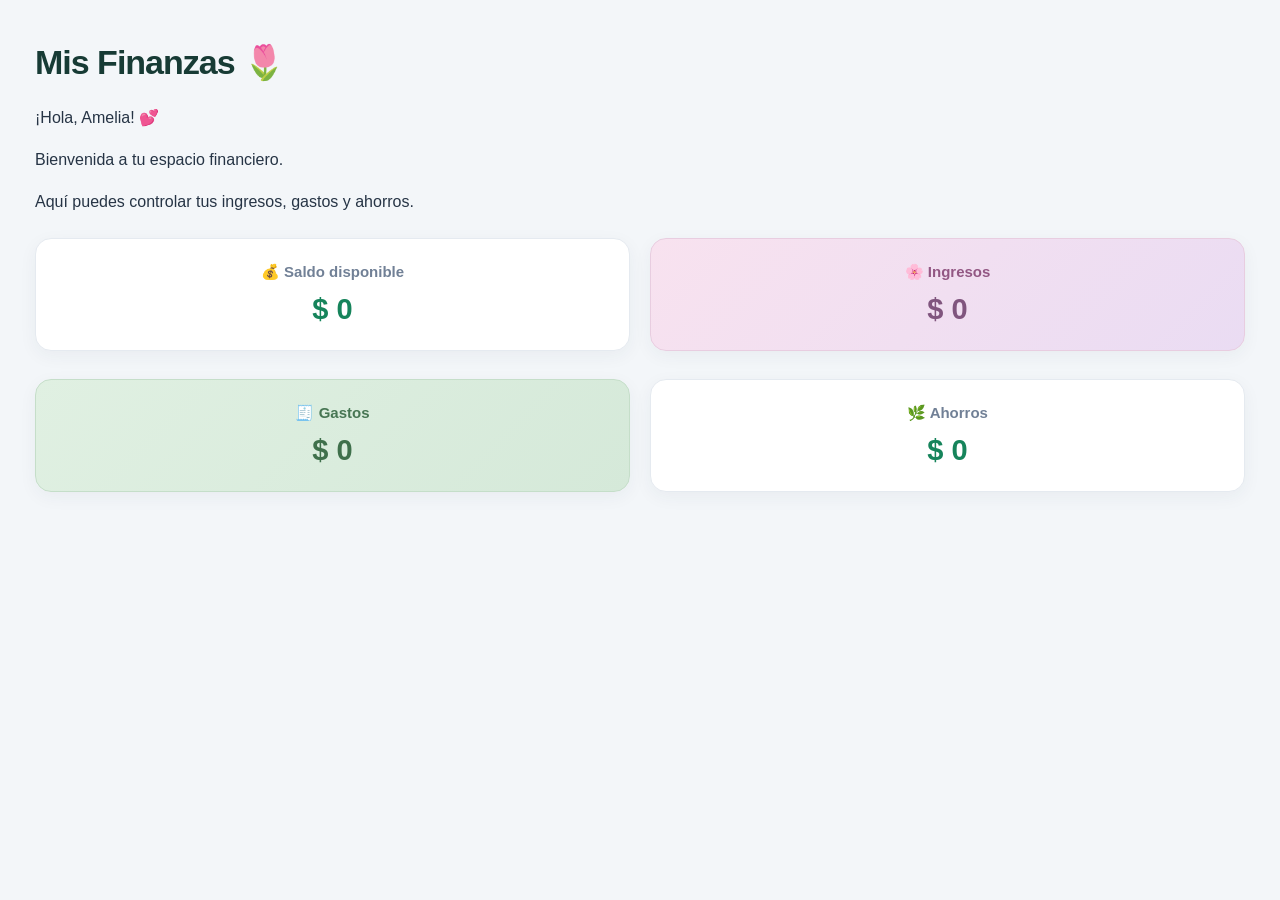
<file: index.html>
<!DOCTYPE html>
<html lang="es">
<head>
    <meta charset="UTF-8">
    <meta name="viewport" content="width=device-width, initial-scale=1.0">
    <title>Mis Finanzas</title>
    <link rel="stylesheet" href="style.css">
</head>
<body>
  
<header class="encabezado-principal" id="encabezado-inicio">
    <h1>Mis Finanzas 🌷</h1>
    <p>¡Hola, Amelia! 💕</p>
    <p>Bienvenida a tu espacio financiero.</p>
    <p>Aquí puedes controlar tus ingresos, gastos y ahorros.</p>
</header>

<div class="resumen">
    <button type="button" class="tarjeta" id="boton-saldo">
        <h2>💰 Saldo disponible</h2>
        <p id="total-saldo">$0</p>
    </button>

    <button type="button" class="tarjeta" id="boton-ingresos">
        <h2>🌸 Ingresos</h2>
        <p id="total-ingresos">$0</p>
    </button>

    <button type="button" class="tarjeta" id="boton-gastos">
        <h2>🧾 Gastos</h2>
        <p id="total-gastos">$0</p>
    </button>

    <button type="button" class="tarjeta" id="boton-ahorros">
        <h2>🌿 Ahorros</h2>
        <p id="total-ahorros">$0</p>
    </button>
</div>

<section id="seccion-saldo" class="seccion-pantalla">
    <button type="button" class ="boton-volver" onclick="volverAlInicio()">
    ← Volver al inicio
</button>

    

    <div class="tarjeta-saldo-detalle">
        <h3>💰 Dinero disponible actualmente</h3>
        <p id="detalle-saldo">$0</p>
        <span>Este es tu saldo después de considerar tus movimientos.</span>
    </div>

    <div class="resumen-saldo">
        <div class="tarjeta-resumen-saldo">
            <h3>🌸 Ingresos</h3>
            <p id="detalle-ingresos">$0</p>
            <span>Dinero recibido</span>
        </div>

        <div class="tarjeta-resumen-saldo">
            <h3>🧾 Gastos</h3>
            <p id="detalle-gastos">$0</p>
            <span>Dinero gastado</span>
        </div>

        <div class="tarjeta-resumen-saldo">
            <h3>🌿 Ahorros</h3>
            <p id="detalle-ahorros">$0</p>
            <span>Dinero guardado</span>
        </div>
    </div>

</section>

<section id="seccion-ingresos" class="seccion-pantalla">
<button type="button" class="boton-volver" onclick="volverAlInicio()">
    ← Volver al inicio
</button>

<div class="encabezado-seccion encabezado-ingresos">
    <span class="icono-seccion">🌸</span>
    <h2>Mi espacio de ingresos</h2>
    <p>Aquí puedes registrar el dinero que recibes y consultar cómo van tus ingresos.</p>
</div>

<h2>Registrar un ingreso</h2>

<form id="formulario-ingreso">
    <label for="concepto">Concepto del ingreso:</label>
    <input
        type="text"
        id="concepto"
        placeholder="Ej. Pago por contrato"
        required
    >

    <label for="monto">Valor recibido (COP):</label>
    <input
        type="number"
        id="monto"
        min="1"
        step="1"
        placeholder="Ej. 250000"
        required
    >

    <label for="fecha">Fecha del pago:</label>
    <input
        type="date"
        id="fecha"
        required
    >

    <button type="submit">Registrar ingreso</button>
</form>

<details class="historial-ingresos">

   <summary>
    💵 Historial de ingresos
    (<span id="cantidad-movimientos-ingresos">0</span>)
</summary>

    <div class="filtros-ingresos">
        <div>
            <label for="filtro-mes-ingresos">Selecciona el mes:</label>
            <select id="filtro-mes-ingresos">
                <option value="1">Enero</option>
                <option value="2">Febrero</option>
                <option value="3">Marzo</option>
                <option value="4">Abril</option>
                <option value="5">Mayo</option>
                <option value="6">Junio</option>
                <option value="7">Julio</option>
                <option value="8">Agosto</option>
                <option value="9">Septiembre</option>
                <option value="10">Octubre</option>
                <option value="11">Noviembre</option>
                <option value="12">Diciembre</option>
            </select>
        </div>

        <div>
            <label for="filtro-anio-ingresos">Selecciona el año:</label>
            <select id="filtro-anio-ingresos"></select>
        </div>
    </div>

    <div class="resumen-mensual">
        <h3>Total de ingresos del mes</h3>
        <p id="total-ingresos-mes">$0</p>
    </div>

    <div class="tabla-contenedor">
    <table id="tabla-ingresos">
        <thead>
            <tr>
                <th>Fecha</th>
                <th>Concepto</th>
                <th>Valor</th>
                <th>Acción</th>
            </tr>
        </thead>
        <tbody id="lista-ingresos">
        </tbody>
    </table>
</div>
</details>
</section>

<section id="seccion-gastos-formulario" class="seccion-pantalla">
<button type="button" class="boton-volver" onclick="volverAlInicio()">
    ← Volver al inicio
</button>

<div class="encabezado-seccion encabezado-gastos">
    <span class="icono-seccion">🌿</span>
    <h2>Mi espacio de gastos</h2>
    <p>Aquí puedes registrar tus gastos y consultar cómo administras tu dinero.</p>
</div>

<h2>Registrar un gasto</h2>
<form id="formulario-gasto">
    <label for="concepto-gasto">Concepto del gasto:</label>
    <input
        type="text"
        id="concepto-gasto"
        placeholder="Ej. Pago de servicios"
        required
    >
    <label for="categoria-gasto">Categoría del gasto:</label>
<select id="categoria-gasto" required>
    <option value="">Selecciona una categoría</option>
    <option value="Personales">Personales</option>
    <option value="Alimentación">Alimentación</option>
    <option value="Transporte">Transporte</option>
    <option value="Horus">🐱 Horus</option>
    <option value="Servicios">Servicios</option>
    <option value="Otros">Otros</option>
</select>

<label for="origen-gasto">¿De dónde sale el dinero?</label>
<select id="origen-gasto" required>
    <option value="disponible">Saldo disponible</option>
    <option value="ahorros">Ahorros</option>
</select>

    <label for="monto-gasto">Valor del gasto (COP):</label>
    <input
        type="number"
        id="monto-gasto"
        min="1"
        step="1"
        placeholder="Ej. 50000"
        required
    >

    <label for="fecha-gasto">Fecha del gasto:</label>
    <input type="date" id="fecha-gasto" required>

    <button type="submit">Registrar gasto
    </button>
</form>

<details class="historial-gastos">
    <summary>
        🧾 Historial de gastos
        (<span id="cantidad-movimientos-gastos">0</span>)
    </summary>

    <div class="panel-historial-gastos">

<div class="filtros-gastos">
    <div>
        <label for="filtro-mes">Selecciona el mes:</label>
        <select id="filtro-mes">
            <option value="1">Enero</option>
            <option value="2">Febrero</option>
            <option value="3">Marzo</option>
            <option value="4">Abril</option>
            <option value="5">Mayo</option>
            <option value="6">Junio</option>
            <option value="7">Julio</option>
            <option value="8">Agosto</option>
            <option value="9">Septiembre</option>
            <option value="10">Octubre</option>
            <option value="11">Noviembre</option>
            <option value="12">Diciembre</option>
        </select>
    </div>

    <div>
        <label for="filtro-anio">Selecciona el año:</label>
        <select id="filtro-anio"></select>
    </div>
</div>
<div class="resumen-mensual">
    <h3>Total de gastos del mes</h3>
    <p id="total-gastos-mes">$0</p>
</div>
<div class="resumen-categorias">
    <h3>Gastos por categoría</h3>

    <div id="lista-gastos-categorias">
    </div>
</div>
</div>
</details>
</section>

<section id="seccion-ahorros" class="seccion-pantalla">
<button type="button" class="boton-volver" onclick="volverAlInicio()">
    ← Volver al inicio
</button>

<div class="encabezado-seccion encabezado-ahorros">
    <span class="icono-seccion">🪻</span>
    <h2>Mi espacio de ahorros</h2>
    <p>Aquí puedes registrar tus ahorros, consultar tus movimientos y ver cómo crece tu dinero.</p>
</div>

<h2>Registrar un ahorro</h2>

<form id="formulario-ahorro">
    <label for="concepto-ahorro">Concepto del ahorro:</label>
    <input
        type="text"
        id="concepto-ahorro"
        placeholder="Ej. Ahorro de octubre"
        required
    >

    <label for="monto-ahorro">Valor del ahorro (COP):</label>
    <input
        type="number"
        id="monto-ahorro"
        min="1"
        step="1"
        placeholder="Ej. 50000"
        required
    >

    <label for="fecha-ahorro">Fecha del ahorro:</label>
    <input
        type="date"
        id="fecha-ahorro"
        required
    >

    <button type="submit">Guardar ahorro</button>
</form>

<div class="resumen-ahorros-mes">
    <h3>💰 Resumen de ahorros del mes</h3>

    <div class="tarjetas-ahorros-mes">

        <div class="tarjeta-ahorro-mes">
            <h4>💵 Dinero ahorrado</h4>
            <p id="total-depositos-mes">$0</p>
        </div>

        <div class="tarjeta-ahorro-mes">
            <h4>💸 Dinero retirado</h4>
            <p id="total-retiros-mes">$0</p>
        </div>

        <div class="tarjeta-ahorro-mes tarjeta-balance">
            <h4>✨ Balance del mes</h4>
            <p id="balance-ahorros-mes">$0</p>
        </div>

    </div>
</div>

<details class="historial-ahorros">
    <summary>💰 Historial de ahorros</summary>
    <div id="lista-ahorros"></div>
</details>

<h2>Mi vasito de monedas 🪙</h2>

<div class="vasito-monedas">
    <h3>Total acumulado en monedas</h3>
    <p id="total-monedas">$0</p>

    <form id="formulario-monedas">
        <label for="monto-monedas">
            Valor que agregaste (COP):
        </label>

        <input
            type="number"
            id="monto-monedas"
            min="1"
            step="1"
            placeholder="Ej. 2600"
            required
        >

        <label for="fecha-monedas">Fecha:</label>
        <input
            type="date"
            id="fecha-monedas"
            required
        >

        <button type="submit">Agregar monedas</button>
    </form>

    <details class="historial-monedas">
    <summary>
        <span>🪙 Historial de monedas (<span id="cantidad-movimientos-monedas">0</span>)</span>
    </summary>

    <div id="lista-monedas"></div>
</details>
</div>
</section>

<script src="script.js"></script>
</body>
</html>
</file>
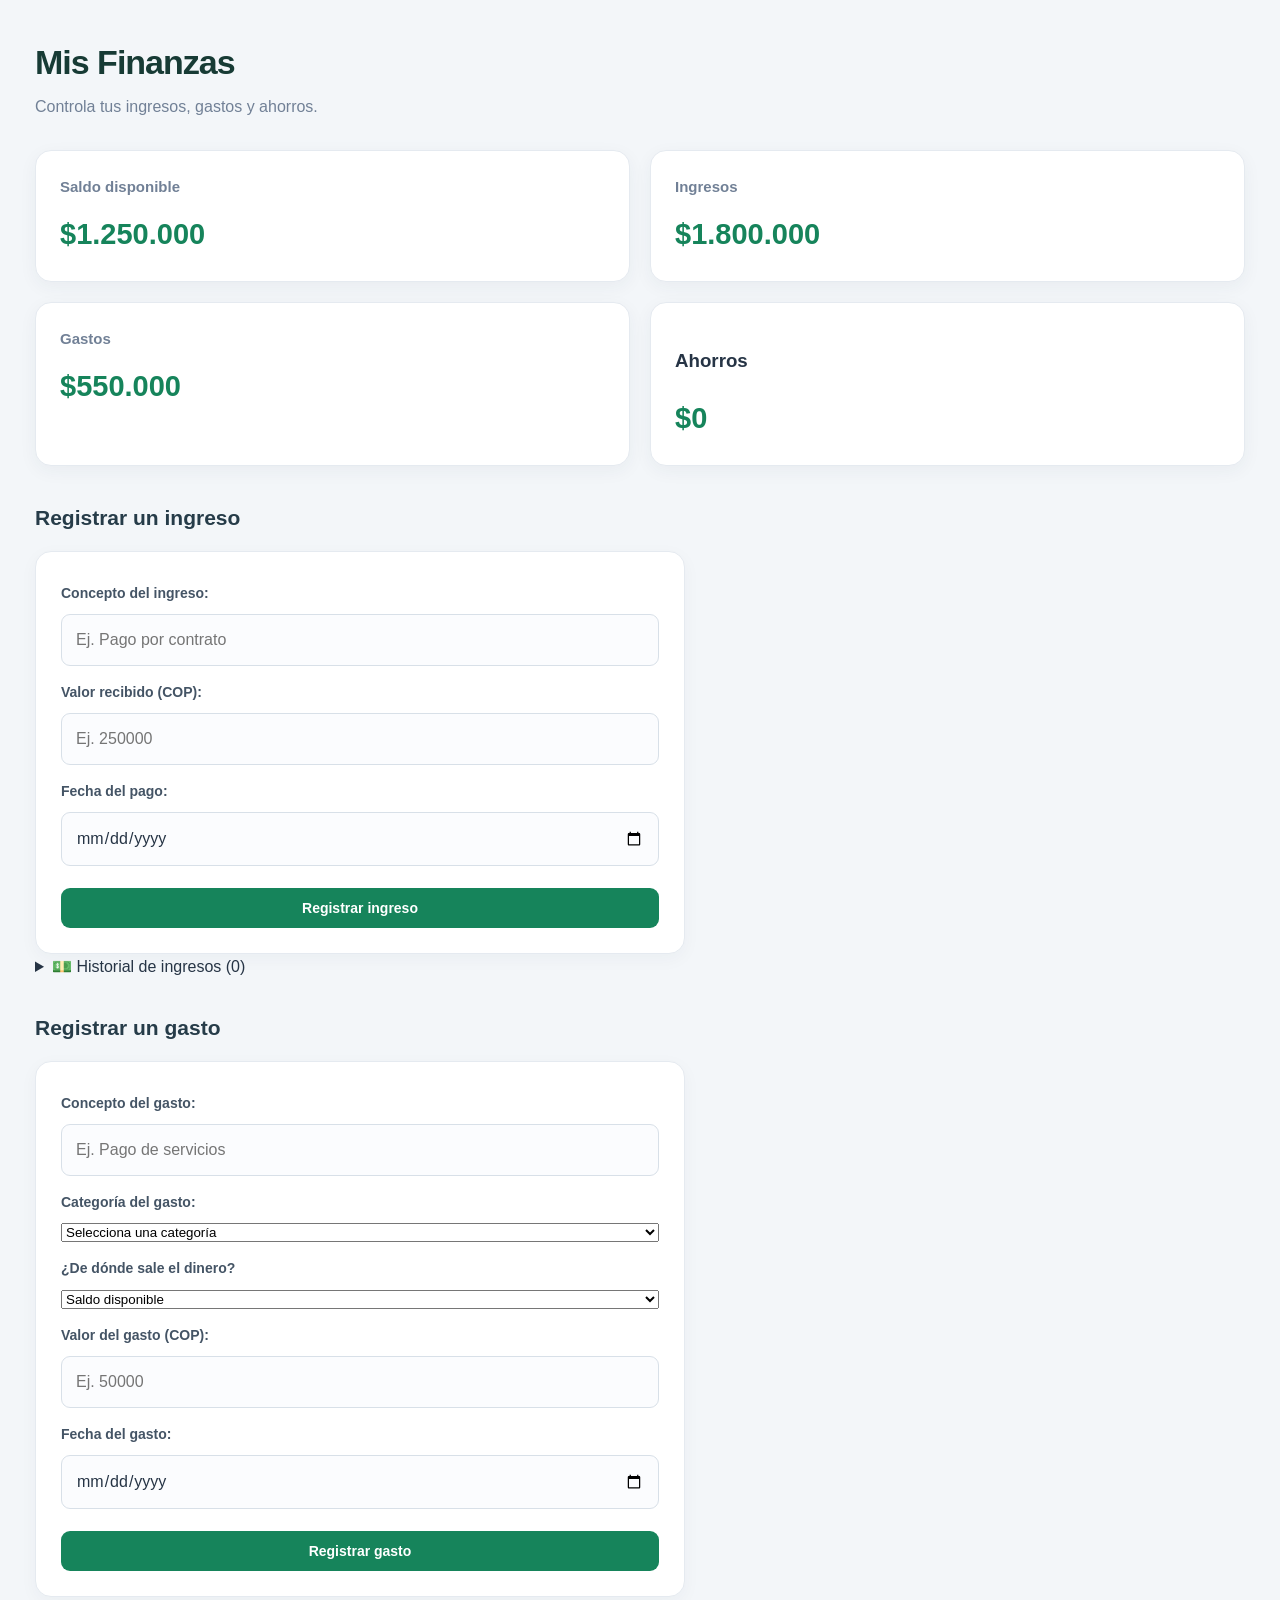
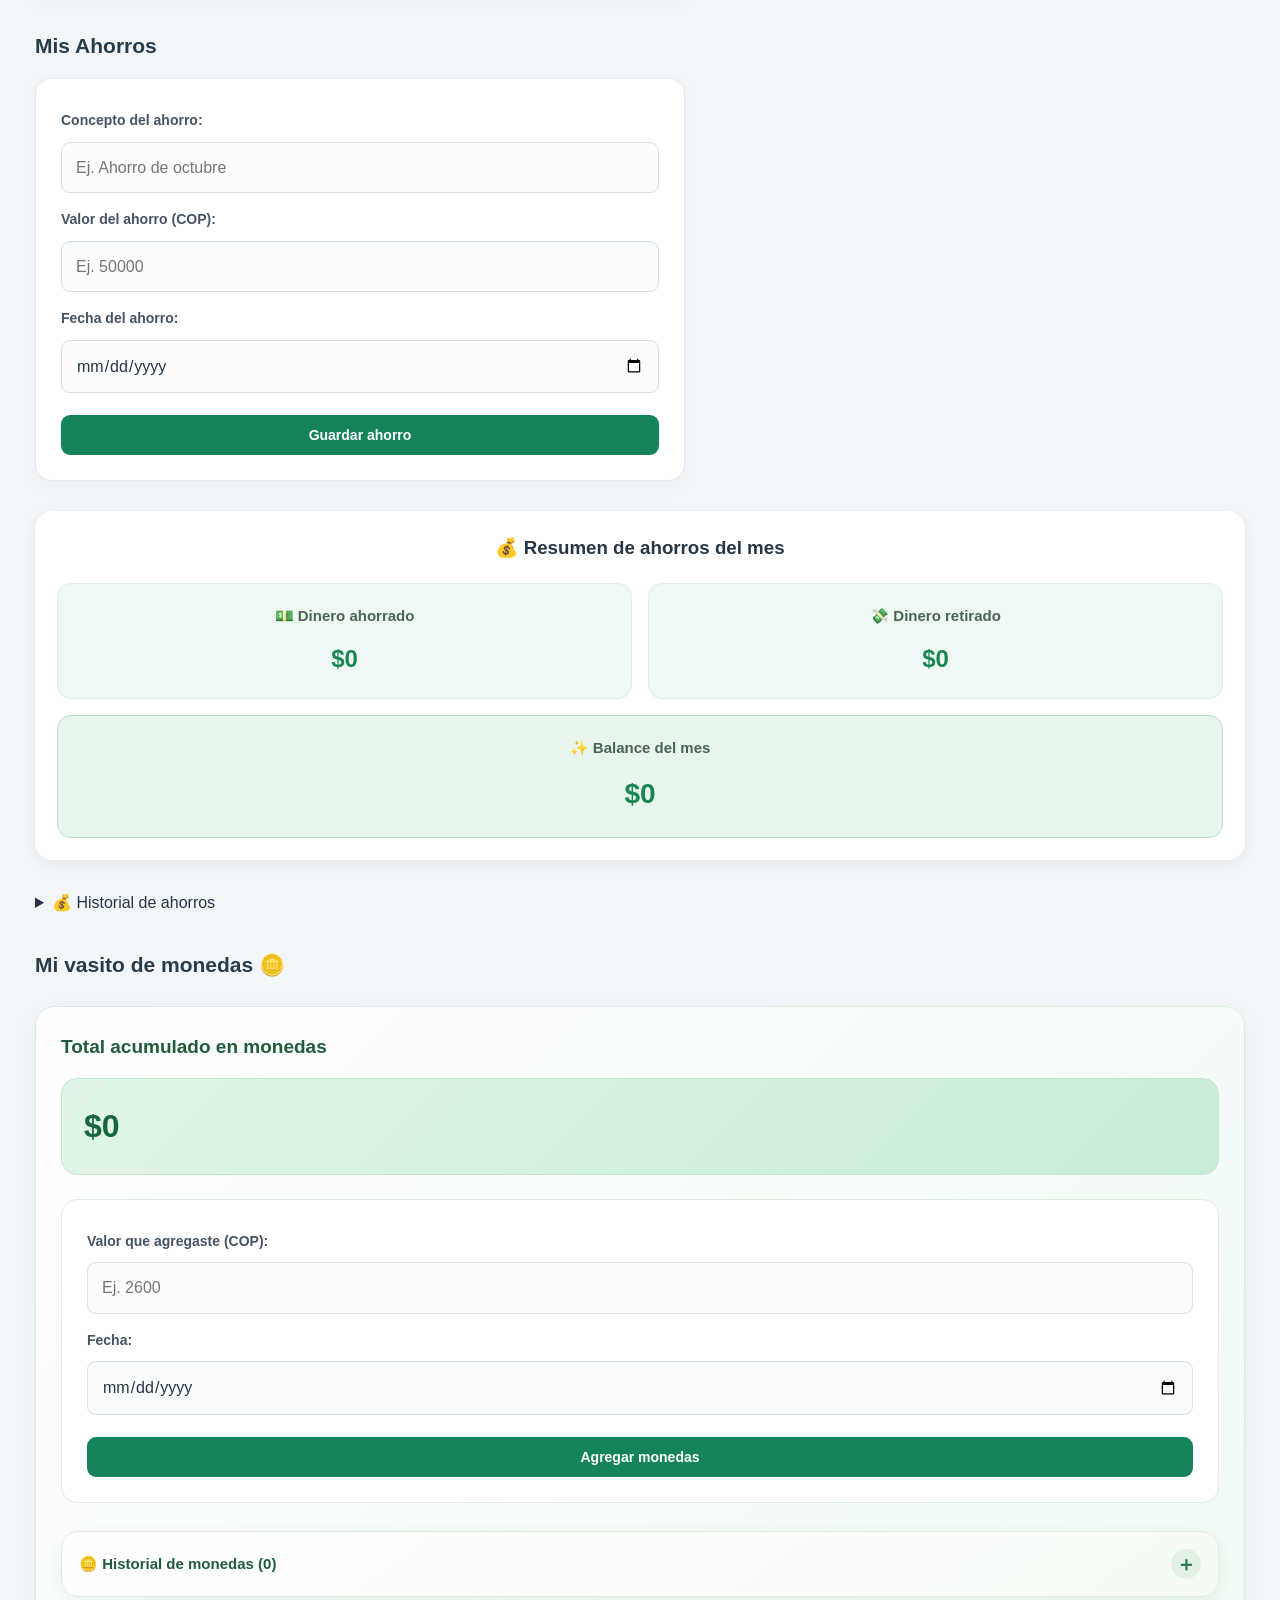
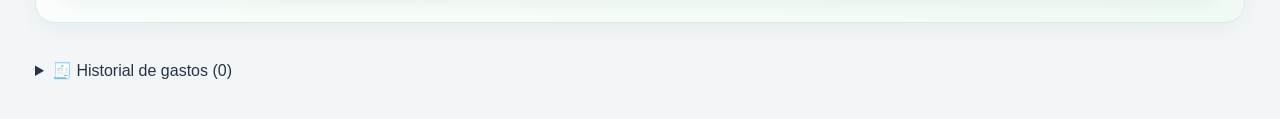
<file: indexx.html>
<!DOCTYPE html>
<html lang="es">
<head>
    <meta charset="UTF-8">
    <meta name="viewport" content="width=device-width, initial-scale=1.0">
    <title>Mis Finanzas</title>
    <link rel="stylesheet" href="style.css">
</head>
<body>
   <h1>Mis Finanzas</h1>
<p>Controla tus ingresos, gastos y ahorros.</p>

<div class="resumen">
    <div class="tarjeta">
        <h2>Saldo disponible</h2>
        <p>$1.250.000</p>
    </div>

    <div class="tarjeta">
        <h2>Ingresos</h2>
        <p>$1.800.000</p>
    </div>

    <div class="tarjeta">
        <h2>Gastos</h2>
        <p>$550.000</p>
    </div>

<div class="tarjeta">
    <h3>Ahorros</h3>
    <p>$0</p>
</div>

</div>
<h2>Registrar un ingreso</h2>

<form id="formulario-ingreso">
    <label for="concepto">Concepto del ingreso:</label>
    <input
        type="text"
        id="concepto"
        placeholder="Ej. Pago por contrato"
        required
    >

    <label for="monto">Valor recibido (COP):</label>
    <input
        type="number"
        id="monto"
        min="1"
        step="1"
        placeholder="Ej. 250000"
        required
    >

    <label for="fecha">Fecha del pago:</label>
    <input
        type="date"
        id="fecha"
        required
    >

    <button type="submit">Registrar ingreso</button>
</form>

<details class="historial-ingresos">

   <summary>
    💵 Historial de ingresos
    (<span id="cantidad-movimientos-ingresos">0</span>)
</summary>

    <div class="filtros-ingresos">
        <div>
            <label for="filtro-mes-ingresos">Selecciona el mes:</label>
            <select id="filtro-mes-ingresos">
                <option value="1">Enero</option>
                <option value="2">Febrero</option>
                <option value="3">Marzo</option>
                <option value="4">Abril</option>
                <option value="5">Mayo</option>
                <option value="6">Junio</option>
                <option value="7">Julio</option>
                <option value="8">Agosto</option>
                <option value="9">Septiembre</option>
                <option value="10">Octubre</option>
                <option value="11">Noviembre</option>
                <option value="12">Diciembre</option>
            </select>
        </div>

        <div>
            <label for="filtro-anio-ingresos">Selecciona el año:</label>
            <select id="filtro-anio-ingresos"></select>
        </div>
    </div>

    <div class="resumen-mensual">
        <h3>Total de ingresos del mes</h3>
        <p id="total-ingresos-mes">$0</p>
    </div>

    <div class="tabla-contenedor">
    <table id="tabla-ingresos">
        <thead>
            <tr>
                <th>Fecha</th>
                <th>Concepto</th>
                <th>Valor</th>
                <th>Acción</th>
            </tr>
        </thead>
        <tbody id="lista-ingresos">
        </tbody>
    </table>
</div>
</details>

<h2>Registrar un gasto</h2>

<form id="formulario-gasto">
    <label for="concepto-gasto">Concepto del gasto:</label>
    <input
        type="text"
        id="concepto-gasto"
        placeholder="Ej. Pago de servicios"
        required
    >
    <label for="categoria-gasto">Categoría del gasto:</label>
<select id="categoria-gasto" required>
    <option value="">Selecciona una categoría</option>
    <option value="Personales">Personales</option>
    <option value="Alimentación">Alimentación</option>
    <option value="Transporte">Transporte</option>
    <option value="Horus">🐱 Horus</option>
    <option value="Servicios">Servicios</option>
    <option value="Otros">Otros</option>
</select>

<label for="origen-gasto">¿De dónde sale el dinero?</label>
<select id="origen-gasto" required>
    <option value="disponible">Saldo disponible</option>
    <option value="ahorros">Ahorros</option>
</select>

    <label for="monto-gasto">Valor del gasto (COP):</label>
    <input
        type="number"
        id="monto-gasto"
        min="1"
        step="1"
        placeholder="Ej. 50000"
        required
    >

    <label for="fecha-gasto">Fecha del gasto:</label>
    <input type="date" id="fecha-gasto" required>

    <button type="submit">Registrar gasto</button>
</form>
<h2>Mis Ahorros</h2>

<form id="formulario-ahorro">
    <label for="concepto-ahorro">Concepto del ahorro:</label>
    <input
        type="text"
        id="concepto-ahorro"
        placeholder="Ej. Ahorro de octubre"
        required
    >

    <label for="monto-ahorro">Valor del ahorro (COP):</label>
    <input
        type="number"
        id="monto-ahorro"
        min="1"
        step="1"
        placeholder="Ej. 50000"
        required
    >

    <label for="fecha-ahorro">Fecha del ahorro:</label>
    <input
        type="date"
        id="fecha-ahorro"
        required
    >

    <button type="submit">Guardar ahorro</button>
</form>

<div class="resumen-ahorros-mes">
    <h3>💰 Resumen de ahorros del mes</h3>

    <div class="tarjetas-ahorros-mes">

        <div class="tarjeta-ahorro-mes">
            <h4>💵 Dinero ahorrado</h4>
            <p id="total-depositos-mes">$0</p>
        </div>

        <div class="tarjeta-ahorro-mes">
            <h4>💸 Dinero retirado</h4>
            <p id="total-retiros-mes">$0</p>
        </div>

        <div class="tarjeta-ahorro-mes tarjeta-balance">
            <h4>✨ Balance del mes</h4>
            <p id="balance-ahorros-mes">$0</p>
        </div>

    </div>
</div>

<details class="historial-ahorros">
    <summary>💰 Historial de ahorros</summary>
    <div id="lista-ahorros"></div>
</details>

<h2>Mi vasito de monedas 🪙</h2>

<div class="vasito-monedas">
    <h3>Total acumulado en monedas</h3>
    <p id="total-monedas">$0</p>

    <form id="formulario-monedas">
        <label for="monto-monedas">
            Valor que agregaste (COP):
        </label>

        <input
            type="number"
            id="monto-monedas"
            min="1"
            step="1"
            placeholder="Ej. 2600"
            required
        >

        <label for="fecha-monedas">Fecha:</label>
        <input
            type="date"
            id="fecha-monedas"
            required
        >

        <button type="submit">Agregar monedas</button>
    </form>

    <details class="historial-monedas">
    <summary>
        <span>🪙 Historial de monedas (<span id="cantidad-movimientos-monedas">0</span>)</span>
    </summary>

    <div id="lista-monedas"></div>
</details>
</div>

<details class="historial-gastos">
    <summary>
        🧾 Historial de gastos
        (<span id="cantidad-movimientos-gastos">0</span>)
    </summary>

    <div class="panel-historial-gastos">

<div class="filtros-gastos">
    <div>
        <label for="filtro-mes">Selecciona el mes:</label>
        <select id="filtro-mes">
            <option value="1">Enero</option>
            <option value="2">Febrero</option>
            <option value="3">Marzo</option>
            <option value="4">Abril</option>
            <option value="5">Mayo</option>
            <option value="6">Junio</option>
            <option value="7">Julio</option>
            <option value="8">Agosto</option>
            <option value="9">Septiembre</option>
            <option value="10">Octubre</option>
            <option value="11">Noviembre</option>
            <option value="12">Diciembre</option>
        </select>
    </div>

    <div>
        <label for="filtro-anio">Selecciona el año:</label>
        <select id="filtro-anio"></select>
    </div>
</div>
<div class="resumen-mensual">
    <h3>Total de gastos del mes</h3>
    <p id="total-gastos-mes">$0</p>
</div>
<div class="resumen-categorias">
    <h3>Gastos por categoría</h3>

    <div id="lista-gastos-categorias">
    </div>
</div>
</div>
</details>
<script src="script.js"></script>
</body>
</html>
</file>
<file: style.css>
/* 1. Configuración general */
* {
    box-sizing: border-box;
}

body {
    margin: 0;
    padding: 35px;
    font-family: "Segoe UI", Arial, sans-serif;
    background-color: #f3f6f9;
    color: #263445;
    line-height: 1.6;
}

/* 2. Título principal */
h1 {
    margin: 0 0 5px;
    color: #173b35;
    font-size: 34px;
    letter-spacing: -1px;
}

body > p {
    margin-top: 0;
    margin-bottom: 30px;
    color: #718096;
}

/* 3. Tarjetas del resumen */
.resumen {
    display: grid;
    grid-template-columns: repeat(3, minmax(0, 1fr));
    gap: 20px;
    margin-bottom: 35px;
}

.tarjeta {
    background-color: #ffffff;
    padding: 24px;
    border-radius: 16px;
    border: 1px solid #e5eaf0;
    box-shadow: 0 5px 18px rgba(30, 50, 70, 0.05);
}

.tarjeta h2 {
    margin: 0 0 12px;
    font-size: 15px;
    font-weight: 600;
    color: #718096;
}

.tarjeta p {
    margin: 0;
    font-size: 29px;
    font-weight: 700;
    color: #16845b;
    overflow-wrap: anywhere;
    font-variant-numeric: tabular-nums;
}

/* 4. Títulos de las secciones */
body > h2 {
    margin-top: 32px;
    margin-bottom: 16px;
    color: #263c49;
    font-size: 21px;
}

/* 5. Formularios */
form {
    display: grid;
    grid-template-columns: 1fr;
    gap: 10px;
    max-width: 650px;
    padding: 25px;
    background-color: #ffffff;
    border: 1px solid #e5eaf0;
    border-radius: 16px;
    box-shadow: 0 5px 18px rgba(30, 50, 70, 0.04);
}

label {
    margin-top: 5px;
    font-size: 14px;
    font-weight: 600;
    color: #445465;
}

input {
    width: 100%;
    padding: 12px 14px;
    border: 1px solid #d8e0e8;
    border-radius: 9px;
    background-color: #fbfcfe;
    color: #263445;
    font: inherit;
    outline: none;
}

input:focus {
    border-color: #16845b;
    box-shadow: 0 0 0 3px rgba(22, 132, 91, 0.12);
}

/* 6. Botones */
button {
    padding: 12px 18px;
    margin-top: 8px;
    border: none;
    border-radius: 9px;
    background-color: #16845b;
    color: #ffffff;
    font-size: 14px;
    font-weight: 600;
    cursor: pointer;
    transition: background-color 0.2s, transform 0.2s;
}

button:hover {
    background-color: #106b49;
    transform: translateY(-1px);
}

form button {
    margin-top: 12px;
}

/* 7. Tablas e historiales */
.tabla-contenedor {
    width: 100%;
    overflow-x: auto;
    margin-bottom: 30px;
    background-color: #ffffff;
    border: 1px solid #e5eaf0;
    border-radius: 14px;
}

table {
    width: 100%;
    border-collapse: collapse;
    text-align: left;
}

thead {
    background-color: #eaf4ef;
}
/* Colores para diferenciar cada historial */
#tabla-ingresos thead {
    background-color: #e4f5eb;
}

#tabla-ingresos th {
    color: #167548;
}

#tabla-gastos thead {
    background-color: #fff0ed;
}

#tabla-gastos th {
    color: #b64a3a;
}

/* Líneas y espacio de las filas */
#tabla-ingresos tbody tr:hover {
    background-color: #f0faf4;
}

#tabla-gastos tbody tr:hover {
    background-color: #fff7f5;
}

th,
td {
    padding: 15px 18px;
    border-bottom: 1px solid #edf0f4;
    white-space: nowrap;
}

th {
    color: #285846;
    font-size: 13px;
    font-weight: 700;
}

td {
    color: #455565;
    font-size: 14px;
}

tbody tr:last-child td {
    border-bottom: none;
}

tbody tr:hover {
    background-color: #f7faf8;
}

/* 8. Botones Eliminar dentro de las tablas */
td button {
    margin: 0;
    padding: 8px 12px;
    background-color: #fff0f0;
    color: #c03939;
    font-size: 12px;
}

td button:hover {
    background-color: #c03939;
    color: #ffffff;
}

/* 9. Adaptación a celulares y pantallas pequeñas */
@media (max-width: 700px) {
    body {
        padding: 20px 14px;
    }

    h1 {
        font-size: 28px;
    }

    .resumen {
        grid-template-columns: 1fr;
        gap: 12px;
    }

    .tarjeta {
        padding: 18px;
    }

    .tarjeta p {
        font-size: 24px;
    }

    form {
        padding: 18px;
    }

    th,
    td {
        padding: 12px;
    }
}
/* Diseño de los filtros de gastos */
.filtros-gastos {
    display: flex;
    flex-wrap: wrap;
    gap: 15px;
    margin: 20px 0;
}

.filtros-gastos > div {
    display: flex;
    flex-direction: column;
    gap: 6px;
}

.filtros-gastos label {
    font-weight: 600;
    color: #374151;
}

.filtros-gastos select {
    padding: 10px 12px;
    border: 1px solid #d1d5db;
    border-radius: 8px;
    background-color: white;
    font-size: 15px;
}

/* Tarjeta del total mensual */
.resumen-mensual {
    margin: 20px 0;
    padding: 20px;
    border-radius: 12px;
    background-color: #ecfdf5;
    border: 1px solid #a7f3d0;
}

.resumen-mensual h3 {
    margin-top: 0;
    color: #065f46;
}

#total-gastos-mes {
    margin-bottom: 0;
    font-size: 28px;
    font-weight: bold;
    color: #047857;
}

/* Resumen de gastos por categoría */
.resumen-categorias {
    margin: 20px 0;
    padding: 20px;
    background-color: white;
    border: 1px solid #e5e7eb;
    border-radius: 12px;
    box-shadow: 0 3px 10px rgba(0, 0, 0, 0.04);
}

.resumen-categorias h3 {
    margin-top: 0;
    margin-bottom: 15px;
}

.resumen-categorias > div {
    display: flex;
    justify-content: space-between;
    align-items: center;
    gap: 12px;
    padding: 12px 0;
    border-bottom: 1px solid #f0f0f0;
}

.resumen-categorias > div:last-child {
    border-bottom: none;
}

.resumen-categorias strong {
    color: #047857;
    white-space: nowrap;
}
/* Panel unificado del historial de gastos */
.panel-historial-gastos {
    padding: 24px;
    margin: 0 0 35px;
    background-color: #ffffff;
    border: 1px solid #e5eaf0;
    border-radius: 18px;
    box-shadow: 0 5px 18px rgba(30, 50, 70, 0.05);
}

/* Filtros dentro del panel */
.panel-historial-gastos .filtros-gastos {
    margin-top: 0;
}

/* Total mensual dentro del panel */
.panel-historial-gastos .resumen-mensual {
    margin: 18px 0;
}

/* Categorías dentro del panel */
.panel-historial-gastos .resumen-categorias {
    margin: 18px 0;
    box-shadow: none;
    background-color: #f9fbfa;
}

/* Tabla integrada en el panel */
.panel-historial-gastos .tabla-contenedor {
    margin-bottom: 0;
}

/* Adaptación a celulares */
@media (max-width: 700px) {
    .panel-historial-gastos {
        padding: 14px;
        border-radius: 14px;
    }
}
/* Diseño mejorado de las tarjetas de categorías */
.categoria-gastos {
    margin: 16px 0;
    padding: 20px;
    background-color: #ffffff;
    border: 1px solid #e2ebe5;
    border-radius: 14px;
    box-shadow: 0 3px 12px rgba(30, 50, 70, 0.04);
}

/* Nombre de la categoría y su total */
.categoria-gastos h4 {
    display: flex;
    justify-content: space-between;
    align-items: center;
    gap: 12px;
    flex-wrap: wrap;
    margin: 0 0 16px;
    padding-bottom: 14px;
    border-bottom: 1px solid #e8efeb;
    color: #173b35;
    font-size: 17px;
}

/* Cada movimiento registrado */
.movimiento-gasto {
    display: flex;
    justify-content: space-between;
    align-items: center;
    gap: 15px;
    padding: 14px 0;
    border-bottom: 1px solid #edf1ee;
}

.movimiento-gasto:last-child {
    border-bottom: none;
}

.movimiento-gasto p {
    margin: 4px 0 0;
    color: #718096;
    font-size: 13px;
}

.movimiento-gasto strong {
    color: #263445;
    font-size: 14px;
}

/* Botón de eliminar dentro de cada movimiento */
.movimiento-gasto button {
    flex-shrink: 0;
    margin: 0;
    padding: 8px 12px;
    background-color: #fff0f0;
    color: #c03939;
    font-size: 12px;
}

.movimiento-gasto button:hover {
    background-color: #c03939;
    color: #ffffff;
}

/* Adaptación del historial a celulares */
@media (max-width: 700px) {
    .categoria-gastos {
        padding: 15px;
    }

    .movimiento-gasto {
        gap: 8px;
    }

    .movimiento-gasto button {
        padding: 8px;
    }
}

/* =====================================
   DISEÑO DEL VASITO DE MONEDAS
===================================== */

.vasito-monedas {
    margin: 25px 0 35px;
    padding: 25px;
    background: linear-gradient(135deg, #ffffff, #f0faf4);
    border: 1px solid #d9ecdf;
    border-radius: 20px;
    box-shadow: 0 6px 20px rgba(30, 80, 50, 0.06);
}

.vasito-monedas h3 {
    margin: 0 0 15px;
    color: #205b3d;
    font-size: 19px;
}

/* Total acumulado */
#total-monedas {
    margin: 0 0 24px;
    padding: 22px;
    background: linear-gradient(135deg, #e0f5e7, #c9ecd6);
    border: 1px solid #c4e6d0;
    border-radius: 16px;
    color: #17663d;
    font-size: 32px;
    font-weight: 800;
    font-variant-numeric: tabular-nums;
    overflow-wrap: anywhere;
}

/* Formulario del vasito */
.vasito-monedas form {
    max-width: 100%;
    margin-bottom: 28px;
    background-color: #ffffff;
    border-color: #e1ece4;
    box-shadow: none;
}

/* Historial de monedas */
#lista-monedas {
    display: grid;
    gap: 12px;
}

/* Tarjeta individual de cada movimiento */
#lista-monedas > div {
    display: flex;
    align-items: center;
    justify-content: space-between;
    flex-wrap: wrap;
    gap: 10px 16px;
    padding: 17px 18px;
    background-color: #ffffff;
    border: 1px solid #e0ece3;
    border-radius: 14px;
    box-shadow: 0 3px 10px rgba(30, 80, 50, 0.04);
    transition: border-color 0.2s, transform 0.2s;
}

#lista-monedas > div:hover {
    border-color: #a8d5b7;
    transform: translateY(-2px);
}

/* Información de cada movimiento */
#lista-monedas > div p {
    margin: 0;
    color: #647568;
    font-size: 14px;
}

/* Valor agregado */
#lista-monedas > div p:first-child {
    color: #23764d;
    font-size: 16px;
    font-weight: 700;
}

/* Botón para eliminar monedas */
#lista-monedas > div button {
    margin: 0;
    padding: 8px 12px;
    background-color: #fff0f0;
    color: #bd4141;
    font-size: 12px;
}

#lista-monedas > div button:hover {
    background-color: #bd4141;
    color: #ffffff;
}

/* Ajustes para celulares */
@media (max-width: 700px) {
    .vasito-monedas {
        padding: 17px;
        border-radius: 16px;
    }

    #total-monedas {
        padding: 18px;
        font-size: 28px;
    }

    #lista-monedas > div {
        padding: 14px;
        gap: 10px;
    }
}

/* Historial de monedas: diseño renovado */
.historial-monedas {
    margin-top: 20px;
    border: 1px solid #e4eadf;
    border-radius: 18px;
    background: linear-gradient(145deg, #ffffff, #f6faf5);
    overflow: hidden;
    box-shadow: 0 5px 16px rgba(35, 91, 61, 0.07);
}

.historial-monedas summary {
    display: flex;
    align-items: center;
    justify-content: space-between;
    gap: 10px;
    padding: 17px;
    color: #205b3d;
    font-size: 15px;
    font-weight: 700;
    cursor: pointer;
    list-style: none;
    transition: background-color 0.2s ease;
}

.historial-monedas summary:hover {
    background-color: #edf6ee;
}

.historial-monedas summary::-webkit-details-marker {
    display: none;
}

.historial-monedas summary::after {
    content: "＋";
    display: flex;
    align-items: center;
    justify-content: center;
    width: 30px;
    height: 30px;
    flex-shrink: 0;
    border-radius: 50%;
    background-color: #e1f1e4;
    color: #23764d;
    font-size: 20px;
}

.historial-monedas[open] summary::after {
    content: "−";
}

.historial-monedas #lista-monedas {
    display: flex;
    flex-direction: column;
    gap: 10px;
    padding: 4px 14px 16px;
}

.historial-monedas #lista-monedas > div {
    padding: 15px;
    border: 1px solid #e6eee5;
    border-left: 4px solid #55a875;
    border-radius: 13px;
    background-color: #ffffff;
    box-shadow: 0 3px 10px rgba(35, 91, 61, 0.05);
    transition: transform 0.2s ease, box-shadow 0.2s ease;
}

.historial-monedas #lista-monedas > div:hover {
    transform: translateY(-2px);
    box-shadow: 0 6px 14px rgba(35, 91, 61, 0.10);
}

.historial-monedas #lista-monedas > div p {
    margin: 5px 0;
    color: #68776b;
    font-size: 13px;
    line-height: 1.5;
}

.historial-monedas #lista-monedas > div p:first-child {
    color: #205b3d;
    font-size: 15px;
    font-weight: 700;
}

/* Botones del historial de monedas */
.historial-monedas #lista-monedas button {
    margin-top: 8px;
    padding: 8px 12px;
    border: 1px solid #f0cccc;
    border-radius: 9px;
    background-color: #fff3f3;
    color: #b42318;
    font-size: 12px;
    font-weight: 600;
    cursor: pointer;
}

.historial-monedas #lista-monedas button:hover {
    background-color: #fde3e3;
}
/* Tarjetas del resumen mensual de ahorros */
.resumen-ahorros-mes {
    margin: 30px 0;
    padding: 22px;
    background: #ffffff;
    border-radius: 18px;
    box-shadow: 0 4px 15px rgba(0, 0, 0, 0.06);
}

.resumen-ahorros-mes > h3 {
    margin-top: 0;
    margin-bottom: 20px;
    color: #263746;
    text-align: center;
}

.tarjetas-ahorros-mes {
    display: grid;
    grid-template-columns: repeat(2, minmax(0, 1fr));
    gap: 16px;
}

.tarjeta-ahorro-mes {
    padding: 20px;
    background: #f0f8f3;
    border: 1px solid #dceee2;
    border-radius: 14px;
    text-align: center;
}

.tarjeta-ahorro-mes h4 {
    margin: 0 0 12px;
    color: #496457;
    font-size: 15px;
}

.tarjeta-ahorro-mes p {
    margin: 0;
    color: #198754;
    font-size: 24px;
    font-weight: bold;
    overflow-wrap: anywhere;
}

.tarjeta-balance {
    grid-column: 1 / -1;
    background: #e7f5ec;
    border-color: #b9dfc7;
}

.tarjeta-balance p {
    font-size: 28px;
}

/* Adaptación para celulares */
@media (max-width: 480px) {
    .resumen-ahorros-mes {
        padding: 15px;
    }

    .tarjetas-ahorros-mes {
        gap: 10px;
    }

    .tarjeta-ahorro-mes {
        padding: 14px 8px;
    }

    .tarjeta-ahorro-mes h4 {
        font-size: 13px;
    }

    .tarjeta-ahorro-mes p {
        font-size: 19px;
    }

    .tarjeta-balance p {
        font-size: 24px;
    }
}
/* Historial de ahorros: tarjetas modernas */
#lista-ahorros {
    display: grid;
    grid-template-columns: repeat(auto-fit, minmax(240px, 1fr));
    gap: 16px;
    margin-top: 18px;
}

#lista-ahorros:empty {
    display: none;
}

#lista-ahorros > div {
    padding: 18px;
    border: 1px solid #dcebe0;
    border-left: 5px solid #329764;
    border-radius: 18px;
    background: linear-gradient(145deg, #ffffff, #f3faf5);
    box-shadow: 0 5px 16px rgba(35, 91, 61, 0.08);
    transition: transform 0.2s ease, box-shadow 0.2s ease;
}

#lista-ahorros > div:hover {
    transform: translateY(-3px);
    box-shadow: 0 9px 20px rgba(35, 91, 61, 0.12);
}

#lista-ahorros > div p {
    margin: 8px 0;
    color: #647368;
    font-size: 14px;
    line-height: 1.5;
}

#lista-ahorros > div p:first-child {
    color: #205b3d;
    font-size: 17px;
    font-weight: 700;
}

#lista-ahorros > div button {
    margin-top: 12px;
    padding: 9px 14px;
    border: 1px solid #f0cccc;
    border-radius: 10px;
    background: #fff1f1;
    color: #b42318;
    font-weight: 600;
    cursor: pointer;
}

#lista-ahorros > div button:hover {
    background: #fce1e1;
}

/* Ocultar las secciones internas al abrir la aplicación */
.seccion-pantalla {
    display: none;
}

/* Mostrar las cuatro tarjetas principales en dos columnas */
.resumen {
    grid-template-columns: repeat(2, minmax(0, 1fr));
}

/* Adaptar las tarjetas a celulares */
@media (max-width: 600px) {
    .resumen {
        grid-template-columns: repeat(2, minmax(0, 1fr));
        gap: 12px;
    }

    .tarjeta {
        padding: 16px 12px;
    }

    .tarjeta h2 {
        font-size: 14px;
    }

    .tarjeta p {
        font-size: 21px;
    }
}

.boton-volver {
    background-color: #f3e5f5;
    color: #754579;
    border: none;
    border-radius: 20px;
    padding: 12px 18px;
    margin-bottom: 20px;
    cursor: pointer;
    font-weight: bold;
}

/* Encabezados de las secciones */
.encabezado-seccion {
    background: linear-gradient(135deg, #fff0f5, #f3e8ff);
    padding: 24px 20px;
    border-radius: 22px;
    margin-bottom: 24px;
    text-align: center;
    border: 1px solid #f3d9e8;
}

.encabezado-seccion .icono-seccion {
    display: block;
    font-size: 36px;
    margin-bottom: 8px;
}

.encabezado-seccion h2 {
    color: #925783;
    margin: 8px 0;
    font-size: 25px;
}

.encabezado-seccion p {
    color: #776779;
    font-size: 15px;
    line-height: 1.6;
    margin-bottom: 0;
}

/* Formulario de ingresos centrado */
#seccion-ingresos #formulario-ingreso {
    width: 100%;
    max-width: 480px;
    margin: 0 auto 28px;
    box-sizing: border-box;
}

/* Título del formulario */
#seccion-ingresos #formulario-ingreso h2 {
    text-align: center;
}

/* Campos de ingreso */
#seccion-ingresos #formulario-ingreso input {
    width: 100%;
    box-sizing: border-box;
}

/* Botón para guardar */
#seccion-ingresos #formulario-ingreso button {
    width: 100%;
    margin-top: 12px;
}

/* Diseño del formulario de ingresos */
#seccion-ingresos #formulario-ingreso {
    background: #fff8fc;
    padding: 25px;
    border: 1px solid #f1dce9;
    border-radius: 22px;
    box-shadow: 0 5px 18px rgba(160, 110, 150, 0.08);
}

/* Etiquetas */
#seccion-ingresos #formulario-ingreso label {
    display: block;
    color: #795b78;
    font-weight: 600;
    margin: 14px 0 7px;
}

/* Campos para escribir */
#seccion-ingresos #formulario-ingreso input {
    display: block;
    padding: 13px;
    border: 1px solid #e5cfe2;
    border-radius: 12px;
    background: #ffffff;
    color: #514452;
    font-size: 15px;
}

/* Resaltar el campo seleccionado */
#seccion-ingresos #formulario-ingreso input:focus {
    outline: none;
    border-color: #c58cbd;
    box-shadow: 0 0 0 3px rgba(197, 140, 189, 0.16);
}

/* Botón de registrar */
#seccion-ingresos #formulario-ingreso button {
    background: linear-gradient(135deg, #d9a1cb, #b98bc9);
    color: #ffffff;
    border: none;
    border-radius: 14px;
    padding: 14px;
    font-size: 16px;
    font-weight: 600;
    cursor: pointer;
    transition: transform 0.2s ease;
}

#seccion-ingresos #formulario-ingreso button:hover {
    transform: translateY(-2px);
}

/* Historial de ingresos: tarjeta principal */
#seccion-ingresos .historial-ingresos {
    background: #fff8fc;
    border: 1px solid #efd9e9;
    border-radius: 20px;
    margin: 25px auto;
    overflow: hidden;
    box-shadow: 0 5px 18px rgba(160, 110, 150, 0.08);
}

/* Título desplegable */
#seccion-ingresos .historial-ingresos summary {
    list-style: none;
    cursor: pointer;
    padding: 18px 20px;
    background: linear-gradient(135deg, #f9e5f1, #eee4fa);
    color: #80557e;
    font-size: 17px;
    font-weight: 600;
}

#seccion-ingresos .historial-ingresos summary::-webkit-details-marker {
    display: none;
}

#seccion-ingresos .historial-ingresos summary::after {
    content: "＋";
    float: right;
    font-size: 20px;
    color: #a36d9c;
}

#seccion-ingresos .historial-ingresos[open] summary::after {
    content: "−";
}

/* Filtros de mes y año */
#seccion-ingresos .filtros-ingresos {
    display: flex;
    justify-content: center;
    flex-wrap: wrap;
    gap: 18px;
    padding: 20px;
}

#seccion-ingresos .filtros-ingresos label {
    display: block;
    color: #795b78;
    font-weight: 600;
    margin-bottom: 8px;
}

#seccion-ingresos .filtros-ingresos select {
    padding: 11px;
    border: 1px solid #e5cfe2;
    border-radius: 11px;
    background: #ffffff;
    color: #654e67;
}

/* Total mensual en verde suave */
#seccion-ingresos .resumen-mensual {
    background: #eff8ef;
    border: 1px solid #d8ead8;
    border-radius: 16px;
    padding: 16px;
    margin: 0 18px 20px;
    text-align: center;
}

#seccion-ingresos .resumen-mensual h3 {
    color: #557b5c;
    margin-top: 0;
}

#seccion-ingresos #total-ingresos-mes {
    color: #3e7850;
    font-size: 25px;
    font-weight: 700;
    margin-bottom: 0;
}

/* Contenedor de la tabla */
#seccion-ingresos .tabla-contenedor {
    margin: 0 18px 20px;
    overflow-x: auto;
    border-radius: 12px;
}

/* Encabezados de la tabla: rosa y lila */
#seccion-ingresos #tabla-ingresos {
    width: 100%;
    border-collapse: collapse;
    background: #ffffff;
}

#seccion-ingresos #tabla-ingresos thead {
    background: #eadcf3;
    color: #704e7b;
}

#seccion-ingresos #tabla-ingresos th {
    padding: 13px 10px;
    text-align: left;
    font-size: 14px;
}

#seccion-ingresos #tabla-ingresos td {
    padding: 12px 10px;
    border-bottom: 1px solid #f0e5ef;
    color: #5f5262;
    font-size: 14px;
}

#seccion-ingresos #tabla-ingresos tbody tr:nth-child(even) {
    background: #fff7fb;
}

#seccion-ingresos #tabla-ingresos tbody tr:hover {
    background: #f7eef9;
}

/* Tarjeta de Ingresos en la pantalla de inicio */
#boton-ingresos {
    background: linear-gradient(135deg, #F8E2EF, #EADCF3);
    border: 1px solid #E8CDE0;
    color: #80557E;
}

/* Título y cantidad de la tarjeta */
#boton-ingresos h2 {
    color: #925783;
}

#boton-ingresos p {
    color: #80557E;
    font-weight: 700;
}

/* Fondo suave de la pantalla de Ingresos */
#seccion-ingresos {
    background: #FFFAFD;
    padding: 20px;
    border-radius: 24px;
}

/* Mantener el encabezado en armonía con la tarjeta */
#seccion-ingresos .encabezado-ingresos {
    background: linear-gradient(135deg, #F8E2EF, #EADCF3);
    border-color: #E8CDE0;
}

/* Tarjeta de Gastos en la pantalla de inicio */
#boton-gastos {
    background: linear-gradient(135deg, #E0F0E2, #D5E9D9);
    border: 1px solid #C5DEC9;
    color: #477653;
}

/* Título y cantidad de la tarjeta */
#boton-gastos h2 {
    color: #477653;
}

#boton-gastos p {
    color: #3F704B;
    font-weight: 700;
}

/* Fondo suave de la pantalla de Gastos */
#seccion-gastos-formulario {
    background: #F8FCF8;
    padding: 20px;
    border-radius: 24px;
}

/* Encabezado de la sección de Gastos */
#seccion-gastos-formulario > h2 {
    color: #477653;
}

/* Formulario de gastos */
#seccion-gastos-formulario #formulario-gasto {
    max-width: 480px;
    width: 100%;
    box-sizing: border-box;
    margin: 0 auto 28px;
    padding: 25px;
    background: #F6FBF6;
    border: 1px solid #D5E8D8;
    border-radius: 22px;
    box-shadow: 0 5px 18px rgba(90, 130, 95, 0.08);
}

/* Etiquetas del formulario */
#seccion-gastos-formulario #formulario-gasto label {
    display: block;
    color: #52745A;
    font-weight: 600;
    margin: 14px 0 7px;
}

/* Campos de texto y listas */
#seccion-gastos-formulario #formulario-gasto input,
#seccion-gastos-formulario #formulario-gasto select {
    display: block;
    width: 100%;
    box-sizing: border-box;
    padding: 13px;
    border: 1px solid #CDE0D0;
    border-radius: 12px;
    background: #FFFFFF;
    color: #405D46;
    font-size: 15px;
}

/* Resaltar el campo seleccionado */
#seccion-gastos-formulario #formulario-gasto input:focus,
#seccion-gastos-formulario #formulario-gasto select:focus {
    outline: none;
    border-color: #91BD99;
    box-shadow: 0 0 0 3px rgba(145, 189, 153, 0.18);
}

/* Botón para registrar gastos */
#seccion-gastos-formulario #formulario-gasto button {
    width: 100%;
    box-sizing: border-box;
    margin-top: 18px;
    padding: 14px;
    background: linear-gradient(135deg, #A7CDAE, #80B58B);
    color: #FFFFFF;
    border: none;
    border-radius: 14px;
    font-size: 16px;
    font-weight: 600;
    cursor: pointer;
}

/* Historial de gastos */
#seccion-gastos-formulario .historial-gastos {
    background: #F8FCF8;
    border: 1px solid #D5E8D8;
    border-radius: 20px;
    margin: 25px auto;
    overflow: hidden;
    box-shadow: 0 5px 18px rgba(90, 130, 95, 0.08);
}

/* Título desplegable */
#seccion-gastos-formulario .historial-gastos summary {
    list-style: none;
    cursor: pointer;
    padding: 18px 20px;
    background: linear-gradient(135deg, #E0F0E2, #D5E9D9);
    color: #477653;
    font-size: 17px;
    font-weight: 600;
}

#seccion-gastos-formulario .historial-gastos summary::-webkit-details-marker {
    display: none;
}

#seccion-gastos-formulario .historial-gastos summary::after {
    content: "＋";
    float: right;
    font-size: 20px;
    color: #477653;
}

#seccion-gastos-formulario .historial-gastos[open] summary::after {
    content: "−";
}

/* Filtros de mes y año */
#seccion-gastos-formulario .filtros-gastos {
    display: flex;
    justify-content: center;
    flex-wrap: wrap;
    gap: 18px;
    padding: 20px;
}

#seccion-gastos-formulario .filtros-gastos label {
    display: block;
    color: #52745A;
    font-weight: 600;
    margin-bottom: 8px;
}

#seccion-gastos-formulario .filtros-gastos select {
    padding: 11px;
    border: 1px solid #CDE0D0;
    border-radius: 11px;
    background: #FFFFFF;
    color: #405D46;
}

/* Resumen mensual */
#seccion-gastos-formulario .resumen-mensual {
    background: #EFF8EF;
    border: 1px solid #D5E8D8;
    border-radius: 16px;
    padding: 16px;
    margin: 0 18px 20px;
    text-align: center;
}

#seccion-gastos-formulario .resumen-mensual h3 {
    color: #52745A;
    margin-top: 0;
}

#seccion-gastos-formulario #total-gastos-mes {
    color: #3F704B;
    font-size: 25px;
    font-weight: 700;
    margin-bottom: 0;
}

/* Tarjetas de gastos por categoría */
#seccion-gastos-formulario .categoria-gastos {
    background: #FFFFFF;
    border: 1px solid #D5E8D8;
    border-radius: 18px;
    padding: 18px;
    margin: 15px 0;
    box-shadow: 0 4px 12px rgba(90, 130, 95, 0.07);
}

/* Nombre de la categoría y total */
#seccion-gastos-formulario .categoria-gastos h4 {
    display: flex;
    flex-wrap: wrap;
    align-items: center;
    justify-content: space-between;
    gap: 12px;
    margin: 0;
    color: #477653;
    font-size: 16px;
}

/* Botón para ver u ocultar movimientos */
#seccion-gastos-formulario .categoria-gastos h4 button {
    background: #E0F0E2 !important;
    color: #477653 !important;
    border: 1px solid #C5DEC9;
    border-radius: 12px;
    padding: 9px 12px;
    font-size: 13px;
    cursor: pointer;
}

/* Cada movimiento de gasto */
#seccion-gastos-formulario .movimiento-gasto {
    display: flex;
    justify-content: space-between;
    align-items: center;
    gap: 12px;
    flex-wrap: wrap;
    background: #F6FBF6;
    border: 1px solid #E1EEE3;
    border-radius: 14px;
    padding: 14px;
    margin-top: 12px;
}

/* Concepto, fecha y valor */
#seccion-gastos-formulario .movimiento-gasto strong {
    color: #3F704B;
    font-size: 15px;
}

#seccion-gastos-formulario .movimiento-gasto p {
    color: #66806B;
    font-size: 13px;
    margin: 6px 0 0;
    overflow-wrap: anywhere;
}

/* Botón Eliminar */
#seccion-gastos-formulario .movimiento-gasto button {
    background: #F8E5E5;
    color: #A34848;
    border: 1px solid #EFD0D0;
    border-radius: 10px;
    padding: 9px 12px;
    cursor: pointer;
}

/* Efecto suave al pasar el cursor */
#seccion-gastos-formulario .categoria-gastos h4 button:hover {
    background: #D1E8D5 !important;
}

#seccion-gastos-formulario .movimiento-gasto button:hover {
    background: #F2D6D6;
}

/* Encabezado personalizado de Gastos */
#seccion-gastos-formulario .encabezado-gastos {
    background: linear-gradient(135deg, #E0F0E2, #D5E9D9);
    border: 1px solid #C5DEC9;
}

#seccion-gastos-formulario .encabezado-gastos h2 {
    color: #477653;
}

#seccion-gastos-formulario .encabezado-gastos p {
    color: #52745A;
}

/* Encabezado personalizado de Ahorros */
#seccion-ahorros .encabezado-ahorros {
    background: linear-gradient(135deg, #EEE5FA, #E3D8F5);
    border: 1px solid #D8C7ED;
}

#seccion-ahorros .encabezado-ahorros h2 {
    color: #735A96;
}

#seccion-ahorros .encabezado-ahorros p {
    color: #6D568C;
}

#seccion-ahorros > h2 {
    color: #735A96;
    text-align: center;
    margin: 24px 0 18px;
}

/* Encabezado personalizado de Saldo */
#seccion-saldo .encabezado-saldo {
    background: linear-gradient(135deg, #F8EEDC, #F2E3CC);
    border: 1px solid #E8D6B8;
}

#seccion-saldo .encabezado-saldo h2 {
    color: #896B46;
}

#seccion-saldo .encabezado-saldo p {
    color: #79674F;
}

/* Fondo de la sección de Saldo */
#seccion-saldo {
    background: #FFFCF7;
    padding: 20px;
    border-radius: 24px;
}

/* Historial de ahorros */
#seccion-ahorros .historial-ahorros {
    background: #FBF9FF;
    border: 1px solid #D8C7ED;
    border-radius: 20px;
    margin: 25px auto;
    overflow: hidden;
    box-shadow: 0 5px 18px rgba(120, 90, 160, 0.08);
}

/* Título desplegable del historial */
#seccion-ahorros .historial-ahorros summary {
    list-style: none;
    cursor: pointer;
    padding: 18px 20px;
    background: linear-gradient(135deg, #EEE5FA, #E3D8F5);
    color: #735A96;
    font-size: 17px;
    font-weight: 600;
}

#seccion-ahorros .historial-ahorros summary::-webkit-details-marker {
    display: none;
}

#seccion-ahorros .historial-ahorros summary::after {
    content: "＋";
    float: right;
    font-size: 20px;
    color: #735A96;
}

#seccion-ahorros .historial-ahorros[open] summary::after {
    content: "−";
}

/* Contenido del historial */
#seccion-ahorros #lista-ahorros {
    padding: 16px;
    color: #5D4B78;
}

/* Tarjetas individuales de movimientos de ahorro */
#seccion-ahorros #lista-ahorros > div {
    background: #F8F4FF;
    border: 1px solid #E2D6F3;
    border-radius: 14px;
    padding: 15px;
    margin-bottom: 12px;
    overflow-wrap: anywhere;
}

/* Texto dentro de los movimientos */
#seccion-ahorros #lista-ahorros p {
    color: #6D568C;
    margin: 7px 0;
}

/* Botones dentro del historial */
#seccion-ahorros #lista-ahorros button {
    border-radius: 10px;
    padding: 9px 12px;
    cursor: pointer;
}

/* Tarjetas individuales del historial de ahorros */
#seccion-ahorros .movimiento-ahorro {
    background: #F8F4FF;
    border: 1px solid #E2D6F3;
    border-radius: 16px;
    padding: 16px;
    margin-bottom: 14px;
    overflow-wrap: anywhere;
}

#seccion-ahorros .movimiento-ahorro p:first-child {
    color: #735A96;
    font-weight: 700;
}

#seccion-ahorros .movimiento-ahorro p {
    color: #6D568C;
    margin: 8px 0;
}

#seccion-ahorros .movimiento-ahorro button {
    background: #F8E5E5;
    color: #A34848;
    border: 1px solid #EFD0D0;
    border-radius: 10px;
    padding: 9px 12px;
    cursor: pointer;
}

#seccion-ahorros #formulario-ahorro {
    max-width: 480px;
    width: 100%;
    box-sizing: border-box;
    margin: 0 auto 28px;
    padding: 25px;
    background: linear-gradient(135deg, #F8F4FF, #EEE5FA);
    border: 1px solid #D8C7ED;
    border-radius: 22px;
    box-shadow: 0 5px 18px rgba(120, 90, 160, 0.10);
}


/* Botón Guardar ahorro en color lavanda */
#seccion-ahorros #formulario-ahorro button {
    width: 100%;
    box-sizing: border-box;
    margin-top: 18px;
    padding: 14px;
    background: linear-gradient(135deg, #C8AFE8, #AA8BD3) !important;
    color: #FFFFFF !important;
    border: 1px solid #B59AD8;
    border-radius: 14px;
    font-size: 16px;
    font-weight: 600;
    cursor: pointer;
}
</file>
